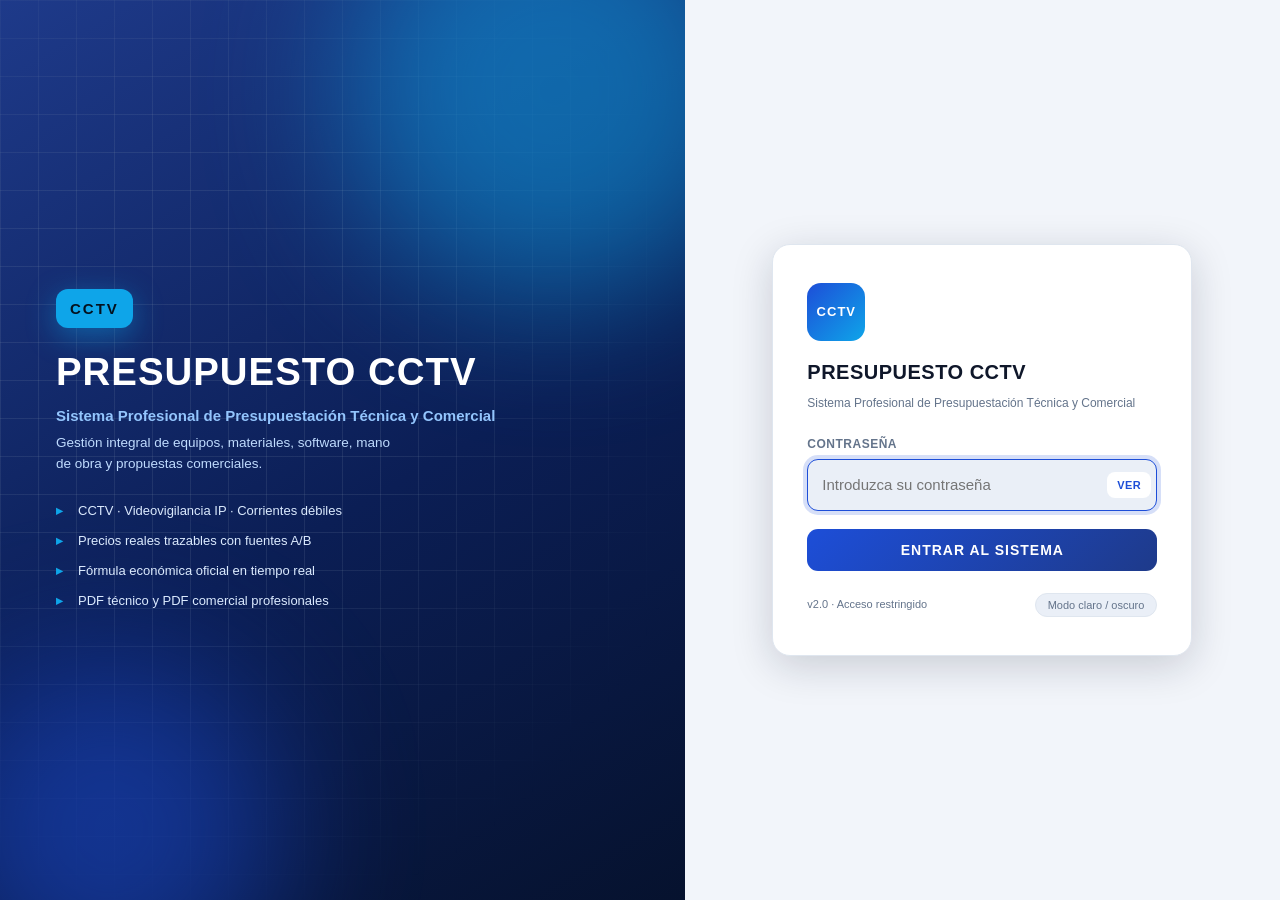
<file: index.html>
<!DOCTYPE html>
<html lang="es" data-theme="light">
<head>
<meta charset="utf-8">
<meta name="viewport" content="width=device-width, initial-scale=1, viewport-fit=cover">
<title>PRESUPUESTO CCTV · Sistema Profesional de Presupuestación Técnica y Comercial</title>
<script>try{var t=localStorage.getItem('PCTV_THEME');if(t)document.documentElement.setAttribute('data-theme',t);}catch(e){}</script>
<link rel="stylesheet" href="styles.css">
</head>
<body class="locked">

<!-- ============ LOGIN ============ -->
<div id="loginScreen" class="login-screen hidden">
  <div class="login-brand" aria-hidden="true">
    <div class="lb-grid"></div>
    <div class="lb-orb lb-o1"></div><div class="lb-orb lb-o2"></div>
    <div class="lb-content">
      <div class="lb-logo">CCTV</div>
      <h1>PRESUPUESTO CCTV</h1>
      <p class="lb-sub">Sistema Profesional de Presupuestación Técnica y Comercial</p>
      <p class="lb-desc">Gestión integral de equipos, materiales, software, mano de obra y propuestas comerciales.</p>
      <ul class="lb-feats">
        <li>CCTV · Videovigilancia IP · Corrientes débiles</li>
        <li>Precios reales trazables con fuentes A/B</li>
        <li>Fórmula económica oficial en tiempo real</li>
        <li>PDF técnico y PDF comercial profesionales</li>
      </ul>
    </div>
  </div>
  <div class="login-panel">
    <form class="login-card" id="loginForm" autocomplete="off" novalidate>
      <div class="lc-logo">CCTV</div>
      <h2>PRESUPUESTO CCTV</h2>
      <p class="lc-sub">Sistema Profesional de Presupuestación Técnica y Comercial</p>
      <label for="loginPw">Contraseña</label>
      <div class="pw-wrap">
        <input type="password" id="loginPw" placeholder="Introduzca su contraseña" autocomplete="current-password">
        <button type="button" id="pwToggle" class="pw-toggle" aria-label="Mostrar u ocultar contraseña">VER</button>
      </div>
      <div id="loginErr" class="login-err hidden" role="alert">Contraseña incorrecta. Inténtelo de nuevo.</div>
      <button type="submit" id="loginBtn" class="btn-login">ENTRAR AL SISTEMA</button>
      <div class="lc-foot">
        <span>v2.0 · Acceso restringido</span>
        <button type="button" class="theme-mini" id="themeToggleLogin">Modo claro / oscuro</button>
      </div>
    </form>
  </div>
</div>

<!-- ============ APP ============ -->
<div id="app" class="app hidden">
  <header class="topbar">
    <button class="hamburger" id="btnMenu" aria-label="Abrir menú" aria-expanded="false"><span></span><span></span><span></span></button>
    <div class="brand">
      <div class="logo">CCTV</div>
      <div class="brand-txt"><strong>PRESUPUESTO CCTV</strong><small>Sistema Profesional de Presupuestación</small></div>
    </div>
    <div class="top-right">
      <span class="stage" id="stageBadge">BORRADOR</span>
      <span class="save-ind" id="saveStatus">✓ Guardado</span>
      <button class="icon-btn" id="themeToggle" title="Cambiar tema" aria-label="Cambiar tema">◐</button>
      <button class="icon-btn" id="btnLogout" title="Cerrar sesión" aria-label="Cerrar sesión">Salir</button>
    </div>
  </header>

  <aside id="sidebar" class="sidebar" aria-label="Navegación principal">
    <nav id="nav">
      <button class="nav-it active" data-sec="dash">Dashboard</button>
      <button class="nav-it" data-sec="proyecto">Datos del Proyecto</button>
      <button class="nav-it" data-sec="equipos">Equipos y Materiales</button>
      <button class="nav-it" data-sec="software">Software CCTV</button>
      <button class="nav-it" data-sec="mo">Mano de Obra</button>
      <button class="nav-it" data-sec="transp">Transporte</button>
      <button class="nav-it" data-sec="econ">Configuración Económica</button>
      <button class="nav-it" data-sec="cliente">Resumen para Cliente</button>
      <button class="nav-it" data-sec="valid">Validación Técnica</button>
      <button class="nav-it" data-sec="fuentes">Fuentes de Precios</button>
      <button class="nav-it" data-sec="mercado">Análisis de Mercado</button>
      <button class="nav-it" data-sec="sust">Sustituciones</button>
      <button class="nav-it" data-sec="audit">Auditoría Interna</button>
      <button class="nav-it" data-sec="pdft">PDF Técnico</button>
      <button class="nav-it" data-sec="pdfc">PDF Comercial</button>
    </nav>
    <div class="side-foot">
      <span id="sideSave">✓ Cambios guardados</span>
      <span>PRESUPUESTO CCTV v2.0</span>
      <button class="side-logout" id="btnLogout2">Cerrar sesión</button>
    </div>
  </aside>
  <div id="overlay" class="overlay"></div>

  <main id="main">
    <section id="sec-dash" class="sec">
      <div class="toolbar">
        <button class="btn" data-act="csv">Exportar CSV</button>
        <button class="btn ghost" data-act="json">Respaldo JSON</button>
        <button class="btn ghost" data-act="import">Importar JSON</button>
        <button class="btn dark" data-act="print-tech">PDF Técnico</button>
        <button class="btn dark" data-act="print-client">PDF Comercial</button>
      </div>
      <h2 class="sec-title">Dashboard</h2>
      <div class="kpi-grid" id="kpiGrid"></div>
      <div class="chips" id="indChips"></div>
      <div class="grid2">
        <div class="card oferta" id="ofertaCard"></div>
        <div class="card" id="formulaPanel"></div>
      </div>
      <div class="card"><h3>Clasificación económica A–J (USD)</h3><div id="summaryTable"></div></div>
    </section>

    <section id="sec-proyecto" class="sec hidden">
      <h2 class="sec-title">Datos del Proyecto</h2>
      <p class="muted">Sección principal de configuración. El responsable es <b>opcional</b>: los campos vacíos no aparecen en los PDFs.</p>
      <div class="grid2" id="proyectoForm"></div>
      <div class="card" id="obsCard"></div>
    </section>

    <section id="sec-equipos" class="sec hidden">
      <h2 class="sec-title">Equipos y Materiales</h2>
      <div class="toolbar">
        <button class="btn" data-act="add-row">+ Agregar partida</button>
        <button class="btn ghost" data-act="reset">Restablecer datos semilla</button>
        <span class="muted">Haga clic en cualquier celda para editar.</span>
      </div>
      <div class="card tablewrap" id="eqTable"></div>
    </section>

    <section id="sec-software" class="sec hidden">
      <h2 class="sec-title">Software CCTV</h2>
      <p class="muted">El software puede tener valor económico o ser gratuito (con justificación). Cada ítem alimenta el costo directo.</p>
      <div class="toolbar"><button class="btn" data-act="add-sw">+ Agregar software</button></div>
      <div class="card tablewrap" id="swTable"></div>
    </section>

    <section id="sec-mo" class="sec hidden">
      <h2 class="sec-title">Mano de Obra</h2>
      <div class="card" id="ratesPanel"></div>
      <div class="toolbar">
        <button class="btn" data-act="add-mo">+ Agregar operación</button>
        <span class="muted">Organizada por categorías. Cantidad × Precio Unitario = Subtotal.</span>
      </div>
      <div class="card tablewrap" id="moTable"></div>
    </section>

    <section id="sec-transp" class="sec hidden">
      <h2 class="sec-title">Transporte</h2>
      <div class="card" id="transPanel"></div>
      <div class="card tablewrap" id="transTable"></div>
    </section>

    <section id="sec-econ" class="sec hidden">
      <h2 class="sec-title">Configuración Económica</h2>
      <div class="grid2" id="econPanel"></div>
      <div class="card" id="pwPanel"></div>
      <div class="card">
        <h3>Datos y respaldo</h3>
        <div class="toolbar">
          <button class="btn" data-act="csv">Exportar CSV</button>
          <button class="btn ghost" data-act="json">Respaldo JSON</button>
          <button class="btn ghost" data-act="import">Importar JSON</button>
          <button class="btn ghost" data-act="reset">Restablecer semilla</button>
        </div>
      </div>
    </section>

    <section id="sec-cliente" class="sec hidden">
      <h2 class="sec-title">Resumen para Cliente</h2>
      <p class="muted">Vista comercial: sin URLs, sin costos internos y sin márgenes. El responsable aparece solo si usted lo introdujo.</p>
      <div class="card"><div id="clientView"></div></div>
    </section>

    <section id="sec-valid" class="sec hidden">
      <h2 class="sec-title">Validación Técnica</h2>
      <div class="card" id="techPanel"></div>
      <div class="card" id="statePipeline"></div>
      <div class="card tablewrap" id="valTable"></div>
    </section>

    <section id="sec-fuentes" class="sec hidden">
      <h2 class="sec-title">Fuentes de Precios</h2>
      <div class="card" id="covHeader"></div>
      <div class="card tablewrap" id="fuentesTable"></div>
    </section>

    <section id="sec-mercado" class="sec hidden">
      <h2 class="sec-title">Análisis de Mercado</h2>
      <div id="mercadoPanel"></div>
    </section>

    <section id="sec-sust" class="sec hidden">
      <h2 class="sec-title">Sustituciones y Equivalencias</h2>
      <div class="toolbar"><button class="btn" data-act="add-sust">+ Agregar sustitución</button></div>
      <div class="card tablewrap" id="sustTable"></div>
    </section>

    <section id="sec-audit" class="sec hidden">
      <h2 class="sec-title">Auditoría Interna</h2>
      <div class="card tablewrap" id="audTable"></div>
    </section>

    <section id="sec-pdft" class="sec hidden">
      <h2 class="sec-title">PDF Técnico</h2>
      <p class="muted">Documento interno con fuentes, grados, análisis y costos. Portada con datos dinámicos del proyecto; responsable solo si está introducido.</p>
      <div class="toolbar">
        <button class="btn" data-act="preview-tech">Generar vista previa</button>
        <button class="btn dark" data-act="print-tech">Imprimir / Guardar PDF</button>
      </div>
      <div class="card" id="pdfTechPreview"></div>
    </section>

    <section id="sec-pdfc" class="sec hidden">
      <h2 class="sec-title">PDF Comercial</h2>
      <p class="muted">Documento para el cliente: sin costos internos, sin márgenes y sin fuentes de proveedores.</p>
      <div class="toolbar">
        <button class="btn" data-act="preview-client">Generar vista previa</button>
        <button class="btn dark" data-act="print-client">Imprimir / Guardar PDF</button>
      </div>
      <div class="card" id="pdfCliPreview"></div>
    </section>
  </main>
</div>

<div id="toast"></div>
<div id="printDoc"></div>
<input type="file" id="importFile" accept="application/json" hidden>

<script src="js/data.js"></script>
<script src="js/auth.js"></script>
<script src="js/app.js"></script>
</body>
</html>
</file>
<file: styles.css>
/* =========================================================
   PRESUPUESTO CCTV v2.0 — Sistema de diseño
   Tokens centralizados · Light/Dark · Mobile First
   ========================================================= */
:root{
  --bg:#f2f5fa; --surface:#ffffff; --surface2:#eaeff7; --text:#0f172a; --text2:#64748b;
  --border:#dfe6ef; --primary:#1d4ed8; --primary2:#1e3a8a; --accent:#0ea5e9;
  --success:#16a34a; --warning:#d97706; --danger:#dc2626;
  --shadow:0 1px 3px rgba(15,23,42,.08),0 4px 14px rgba(15,23,42,.06);
  --shadow-lg:0 10px 40px rgba(15,23,42,.18);
  --ok-bg:#dcfce7; --warn-bg:#fef3c7; --bad-bg:#fee2e2; --na-bg:#e2e8f0;
  --grid-line:rgba(148,163,184,.14);
}
[data-theme="dark"]{
  --bg:#0a101d; --surface:#121b2d; --surface2:#0e1626; --text:#e5eaf3; --text2:#94a3b8;
  --border:#22304a; --primary:#3b82f6; --primary2:#1e40af; --accent:#38bdf8;
  --success:#22c55e; --warning:#f59e0b; --danger:#ef4444;
  --shadow:0 1px 3px rgba(0,0,0,.45),0 6px 20px rgba(0,0,0,.35);
  --shadow-lg:0 14px 50px rgba(0,0,0,.6);
  --ok-bg:#14321f; --warn-bg:#33240a; --bad-bg:#3a1414; --na-bg:#1c2940;
  --grid-line:rgba(148,163,184,.10);
}
*{box-sizing:border-box;margin:0;padding:0}
html{scroll-behavior:smooth}
body{font:14px/1.55 -apple-system,"Segoe UI",Roboto,Arial,sans-serif;background:var(--bg);color:var(--text);transition:background .25s,color .25s}
.hidden{display:none!important}
.muted{color:var(--text2)}
:focus-visible{outline:2.5px solid var(--accent);outline-offset:2px;border-radius:4px}
::selection{background:var(--primary);color:#fff}
body.locked #app{display:none}
body.locked{overflow:hidden}

/* =================== LOGIN =================== */
.login-screen{position:fixed;inset:0;z-index:100;display:grid;grid-template-columns:1.15fr 1fr;background:var(--bg)}
.login-brand{position:relative;overflow:hidden;background:linear-gradient(150deg,var(--primary2) 0%,#0b1e55 55%,#06122e 100%);display:flex;align-items:center}
.lb-grid{position:absolute;inset:0;background-image:linear-gradient(var(--grid-line) 1px,transparent 1px),linear-gradient(90deg,var(--grid-line) 1px,transparent 1px);background-size:38px 38px;mask-image:radial-gradient(ellipse at 30% 40%,#000 30%,transparent 75%)}
.lb-orb{position:absolute;border-radius:50%;filter:blur(70px);opacity:.5;animation:orb 9s ease-in-out infinite alternate}
.lb-o1{width:420px;height:420px;background:#0ea5e9;top:-120px;right:-80px}
.lb-o2{width:340px;height:340px;background:#1d4ed8;bottom:-100px;left:-60px;animation-delay:3s}
@keyframes orb{from{transform:translateY(-24px) scale(1)}to{transform:translateY(24px) scale(1.12)}}
.lb-content{position:relative;z-index:2;padding:56px;color:#fff;max-width:640px}
.lb-logo{display:inline-block;background:var(--accent);color:#04121f;font-weight:800;font-size:15px;letter-spacing:2px;border-radius:12px;padding:12px 14px;line-height:1;margin-bottom:22px;box-shadow:0 8px 30px rgba(14,165,233,.45)}
.lb-content h1{font-size:clamp(26px,3vw,40px);letter-spacing:1px;line-height:1.15}
.lb-sub{color:#93c5fd;font-weight:600;margin:10px 0 6px;font-size:15px}
.lb-desc{color:#bfdbfe;font-size:13.5px;max-width:46ch}
.lb-feats{list-style:none;margin-top:26px;display:grid;gap:10px}
.lb-feats li{font-size:13px;color:#dbeafe;padding-left:22px;position:relative}
.lb-feats li::before{content:"▸";position:absolute;left:0;color:var(--accent);font-weight:700}
.login-panel{display:flex;align-items:center;justify-content:center;padding:26px;background:var(--bg)}
.login-card{width:100%;max-width:420px;background:var(--surface);border:1px solid var(--border);border-radius:18px;padding:38px 34px;box-shadow:var(--shadow-lg);animation:cardIn .45s ease}
@keyframes cardIn{from{opacity:0;transform:translateY(14px)}to{opacity:1;transform:none}}
.lc-logo{width:58px;height:58px;border-radius:14px;background:linear-gradient(135deg,var(--primary),var(--accent));color:#fff;display:flex;align-items:center;justify-content:center;font-weight:800;font-size:13px;letter-spacing:1px;margin-bottom:16px}
.login-card h2{font-size:20px;letter-spacing:.5px}
.lc-sub{color:var(--text2);font-size:12px;margin:6px 0 22px}
.login-card label{display:block;font-size:12px;font-weight:700;color:var(--text2);margin-bottom:6px;text-transform:uppercase;letter-spacing:.5px}
.pw-wrap{position:relative}
.pw-wrap input{width:100%;padding:13px 74px 13px 14px;font-size:15px;border:1.5px solid var(--border);border-radius:11px;background:var(--surface2);color:var(--text);transition:border .2s,box-shadow .2s}
.pw-wrap input:focus{outline:none;border-color:var(--primary);box-shadow:0 0 0 4px color-mix(in srgb,var(--primary) 18%,transparent)}
.pw-toggle{position:absolute;right:6px;top:50%;transform:translateY(-50%);border:none;background:var(--surface);color:var(--primary);font-weight:700;font-size:11px;padding:7px 10px;border-radius:8px;cursor:pointer;letter-spacing:.5px}
.login-err{margin-top:12px;background:var(--bad-bg);color:var(--danger);border:1px solid var(--danger);border-radius:9px;padding:9px 12px;font-size:12.5px;font-weight:600;animation:shake .35s}
@keyframes shake{0%,100%{transform:none}25%{transform:translateX(-6px)}75%{transform:translateX(6px)}}
.btn-login{width:100%;margin-top:18px;padding:13px;border:none;border-radius:11px;background:linear-gradient(135deg,var(--primary),var(--primary2));color:#fff;font-size:14px;font-weight:800;letter-spacing:1px;cursor:pointer;transition:filter .2s,transform .1s}
.btn-login:hover{filter:brightness(1.1)}
.btn-login:active{transform:scale(.99)}
.btn-login.loading{pointer-events:none;opacity:.85}
.btn-login.loading::after{content:"";display:inline-block;width:14px;height:14px;border:2px solid rgba(255,255,255,.4);border-top-color:#fff;border-radius:50%;margin-left:10px;vertical-align:-2px;animation:spin .7s linear infinite}
@keyframes spin{to{transform:rotate(360deg)}}
.lc-foot{display:flex;justify-content:space-between;align-items:center;margin-top:22px;font-size:11px;color:var(--text2)}
.theme-mini{border:1px solid var(--border);background:var(--surface2);color:var(--text2);border-radius:999px;padding:5px 12px;font-size:11px;cursor:pointer}

/* =================== LAYOUT APP =================== */
.app{display:grid;grid-template-columns:252px 1fr;grid-template-rows:58px 1fr;min-height:100vh}
.topbar{grid-column:1/3;background:var(--surface);border-bottom:1px solid var(--border);display:flex;align-items:center;gap:14px;padding:0 16px;position:sticky;top:0;z-index:40}
.brand{display:flex;align-items:center;gap:10px;min-width:0}
.logo{background:linear-gradient(135deg,var(--primary),var(--accent));color:#fff;font-weight:800;font-size:11px;letter-spacing:1px;border-radius:9px;padding:9px 8px;line-height:1;flex:none}
.brand-txt strong{display:block;font-size:13.5px;letter-spacing:.4px;white-space:nowrap}
.brand-txt small{display:block;font-size:10px;color:var(--text2);white-space:nowrap}
.top-right{margin-left:auto;display:flex;align-items:center;gap:8px}
.stage{font-weight:700;font-size:10.5px;letter-spacing:.6px;padding:6px 11px;border-radius:999px;background:#64748b;color:#fff;white-space:nowrap}
.stage.st0{background:#64748b}.stage.st1{background:var(--primary)}.stage.st2{background:var(--warning)}.stage.st3{background:var(--success)}
.save-ind{font-size:11px;color:var(--success);font-weight:600;white-space:nowrap}
.icon-btn{border:1px solid var(--border);background:var(--surface2);color:var(--text);border-radius:9px;padding:7px 11px;font-size:12px;font-weight:700;cursor:pointer}
.icon-btn:hover{border-color:var(--primary);color:var(--primary)}
.hamburger{display:none;border:1px solid var(--border);background:var(--surface2);border-radius:9px;width:40px;height:36px;cursor:pointer;flex-direction:column;align-items:center;justify-content:center;gap:4px}
.hamburger span{width:17px;height:2px;background:var(--text);border-radius:2px;transition:.25s}
.hamburger.open span:nth-child(1){transform:translateY(6px) rotate(45deg)}
.hamburger.open span:nth-child(2){opacity:0}
.hamburger.open span:nth-child(3){transform:translateY(-6px) rotate(-45deg)}

.sidebar{background:var(--surface);border-right:1px solid var(--border);display:flex;flex-direction:column;overflow-y:auto}
#nav{display:flex;flex-direction:column;gap:2px;padding:14px 10px}
.nav-it{text-align:left;border:none;background:transparent;color:var(--text2);font:600 13px/1 inherit;padding:11px 13px;border-radius:9px;cursor:pointer;transition:.15s;white-space:nowrap}
.nav-it:hover{background:var(--surface2);color:var(--text)}
.nav-it.active{background:linear-gradient(135deg,var(--primary),var(--primary2));color:#fff;box-shadow:0 3px 10px color-mix(in srgb,var(--primary) 35%,transparent)}
.side-foot{margin-top:auto;padding:14px;border-top:1px solid var(--border);display:grid;gap:8px;font-size:11px;color:var(--text2)}
#sideSave{color:var(--success);font-weight:600}
.side-logout{border:1px solid var(--border);background:var(--surface2);color:var(--danger);border-radius:8px;padding:8px;font-size:12px;font-weight:700;cursor:pointer}
.overlay{display:none;position:fixed;inset:0;background:rgba(2,8,20,.55);z-index:45;backdrop-filter:blur(2px)}
main{padding:18px;min-width:0}
.sec{background:var(--surface);border:1px solid var(--border);border-radius:14px;padding:18px;box-shadow:var(--shadow);animation:fadeIn .25s ease}
@keyframes fadeIn{from{opacity:0;transform:translateY(6px)}to{opacity:1;transform:none}}
.sec-title{font-size:17px;letter-spacing:.3px;color:var(--primary);margin-bottom:10px}

/* =================== COMPONENTES =================== */
.card{background:var(--surface);border:1px solid var(--border);border-radius:12px;padding:15px;margin-bottom:14px}
.card h3{font-size:12.5px;letter-spacing:.6px;color:var(--primary);margin-bottom:10px;text-transform:uppercase}
.card h4{font-size:11px;color:var(--text2);margin:12px 0 6px;text-transform:uppercase;letter-spacing:.5px}
.grid2{display:grid;grid-template-columns:1fr 1fr;gap:14px}
.grid2 .card{margin-bottom:0}
.grid3{display:grid;grid-template-columns:repeat(auto-fit,minmax(260px,1fr));gap:14px}
.grid3 .card{margin-bottom:0}
label{display:block;font-size:12px;color:var(--text2);margin-bottom:9px;font-weight:600}
label.chk{display:flex;align-items:center;gap:7px}
input,select,textarea{font:inherit;border:1px solid var(--border);border-radius:8px;padding:7px 9px;background:var(--surface2);color:var(--text);width:100%}
textarea{resize:vertical;min-height:84px}
input:focus,select:focus,textarea:focus{outline:none;border-color:var(--primary);box-shadow:0 0 0 3px color-mix(in srgb,var(--primary) 15%,transparent)}
label input,label select{margin-top:4px}
input[type=checkbox]{width:auto}
.presets{display:inline-flex;gap:4px;margin-left:6px;flex-wrap:wrap}

.btn{background:var(--primary);color:#fff;border:none;border-radius:8px;padding:8px 13px;font-size:12.5px;font-weight:700;cursor:pointer;transition:filter .15s,transform .1s}
.btn:hover{filter:brightness(1.12)}
.btn:active{transform:scale(.98)}
.btn.ghost{background:transparent;border:1px solid var(--border);color:var(--text2)}
.btn.ghost:hover{border-color:var(--primary);color:var(--primary)}
.btn.dark{background:var(--accent)}
.btn.danger{background:var(--danger)}
.btn.mini{padding:4px 9px;font-size:11px;background:var(--surface2);color:var(--text);border:1px solid var(--border)}
.btn:disabled{opacity:.45;cursor:not-allowed}

.toolbar{display:flex;gap:9px;align-items:center;margin:0 0 13px;flex-wrap:wrap}

/* KPIs */
.kpi-grid{display:grid;grid-template-columns:repeat(auto-fit,minmax(160px,1fr));gap:11px;margin-bottom:13px}
.kpi{background:var(--surface);border:1px solid var(--border);border-radius:11px;padding:12px 14px;display:flex;flex-direction:column;gap:2px}
.kpi.hl{border-color:var(--primary);box-shadow:0 0 0 3px color-mix(in srgb,var(--primary) 14%,transparent)}
.kpi-l{font-size:9.5px;font-weight:800;letter-spacing:.7px;color:var(--text2)}
.kpi-v{font-size:18px;font-weight:800}
.kpi-s{font-size:10.5px;color:var(--text2)}
.chips{display:flex;gap:8px;flex-wrap:wrap;margin-bottom:14px}
.chip{display:inline-flex;align-items:center;gap:6px;background:var(--surface2);border:1px solid var(--border);border-radius:999px;padding:6px 12px;font-size:11.5px;font-weight:600;color:var(--text2)}
.chip b{color:var(--text)}

/* Ficha oferta */
.oferta{background:linear-gradient(150deg,var(--primary2),var(--primary) 70%);color:#fff;border:none}
.oferta h3{color:#bfdbfe}
.oferta .of-row{font-size:13px;margin-bottom:5px;color:#dbeafe}
.oferta .of-row b{color:#fff}
.oferta .of-total{font-size:30px;font-weight:900;letter-spacing:.5px;margin:10px 0 4px}
.oferta .of-inc{list-style:none;display:grid;grid-template-columns:1fr 1fr;gap:5px;margin-top:12px;font-size:12px}
.oferta .of-inc li{color:#e0e7ff}

/* Tablas */
.tablewrap{overflow-x:auto;border-radius:10px}
table.t{width:100%;border-collapse:collapse;font-size:12.5px;min-width:640px}
table.t th{background:var(--surface2);color:var(--primary);font-size:10px;text-transform:uppercase;letter-spacing:.5px;padding:8px 7px;border:1px solid var(--border);text-align:left;white-space:nowrap;position:sticky;top:0}
table.t td{border:1px solid var(--border);padding:3px 5px;vertical-align:middle;background:var(--surface)}
table.t input,table.t select{border:none;background:transparent;border-radius:5px;padding:4px 6px}
table.t input:hover,table.t select:hover{background:var(--surface2)}
table.t input:focus,table.t select:focus{background:var(--surface);outline:1.5px solid var(--accent)}
table.t input[type=number]{text-align:right;width:76px}
td.tot,th.tot{text-align:right;font-weight:700;white-space:nowrap}
.del{background:none;border:none;color:var(--danger);font-weight:800;cursor:pointer;font-size:15px;padding:2px 7px}
.catgroup td{background:var(--surface2)!important;font-weight:800;color:var(--primary);font-size:11px;letter-spacing:.5px;text-transform:uppercase}
.catrow td{background:var(--surface2)!important;font-weight:700}
.grand td{background:color-mix(in srgb,var(--primary) 12%,var(--surface))!important;font-weight:800;font-size:13px}
.badge{display:inline-block;padding:2.5px 9px;border-radius:999px;font-size:10.5px;font-weight:800;white-space:nowrap}
.b-ok{background:var(--ok-bg);color:var(--success)}
.b-warn{background:var(--warn-bg);color:var(--warning)}
.b-bad{background:var(--bad-bg);color:var(--danger)}
.b-na{background:var(--na-bg);color:var(--text2)}

/* Pipeline de estados */
.pipeline{display:flex;align-items:flex-start;gap:0;margin:14px 0 10px;flex-wrap:wrap}
.pipe-step{flex:1;min-width:130px;text-align:center;position:relative}
.pipe-step::before{content:"";position:absolute;top:13px;left:-50%;width:100%;height:3px;background:var(--border)}
.pipe-step:first-child::before{display:none}
.pipe-step.done::before{background:var(--success)}
.pipe-dot{width:27px;height:27px;border-radius:50%;background:var(--surface2);border:2.5px solid var(--border);display:inline-flex;align-items:center;justify-content:center;font-size:12px;font-weight:800;color:var(--text2);position:relative;z-index:1}
.pipe-step.done .pipe-dot{background:var(--success);border-color:var(--success);color:#fff}
.pipe-step.cur .pipe-dot{background:var(--surface);border-color:var(--primary);color:var(--primary);box-shadow:0 0 0 5px color-mix(in srgb,var(--primary) 18%,transparent)}
.pipe-lbl{display:block;font-size:10px;font-weight:700;margin-top:7px;color:var(--text2);text-transform:uppercase;letter-spacing:.4px}
.pipe-step.cur .pipe-lbl{color:var(--primary)}
#pipeReason{margin-top:8px;font-size:12px;font-weight:600;color:var(--warning)}

/* Mercado */
.bar-wrap{background:var(--surface2);border-radius:999px;height:13px;overflow:hidden;flex:1}
.bar-fill{height:100%;border-radius:999px}
.mk-row{display:flex;align-items:center;gap:11px;margin-bottom:8px;font-size:12.5px}
.mk-row .mk-lbl{width:110px;font-weight:700}
.mk-row .mk-n{width:64px;text-align:right;color:var(--text2)}

/* Toast */
#toast{position:fixed;bottom:18px;left:50%;transform:translateX(-50%) translateY(90px);background:var(--text);color:var(--bg);padding:10px 20px;border-radius:10px;font-size:13px;font-weight:600;opacity:0;transition:.3s;z-index:200;max-width:90vw;text-align:center}
#toast.show{opacity:1;transform:translateX(-50%) translateY(0)}

/* =================== DOCS / PRINT =================== */
.doc{font-family:Georgia,"Times New Roman",serif;color:#101828;max-width:860px;margin:0 auto;background:#fff;padding:10px}
.doc h1{font-size:21px;color:#1e3a8a;margin-bottom:2px}
.doc .doc-sub{color:#475569;font-size:12px;margin-bottom:14px}
.doc h2{font-size:13.5px;color:#1e3a8a;border-bottom:2px solid #1e3a8a;padding-bottom:3px;margin:18px 0 8px;text-transform:uppercase;letter-spacing:.5px}
.doc table{width:100%;border-collapse:collapse;font-size:12px;margin-bottom:10px}
.doc th{background:#1e3a8a;color:#fff;padding:6px 8px;text-align:left;font-size:10.5px;text-transform:uppercase}
.doc td{border:1px solid #cbd5e1;padding:5px 8px;background:#fff;color:#101828}
.doc .grand td{background:#dbeafe;font-weight:800;font-size:13px}
.doc ul{margin:6px 0 10px 18px;font-size:12.5px}
.doc li{margin-bottom:3px}
.doc .cover{min-height:940px;display:flex;flex-direction:column;justify-content:center;text-align:center;border-bottom:3px solid #1e3a8a;padding-bottom:60px}
.doc .cover .cv-kicker{letter-spacing:4px;font-size:12px;color:#64748b;text-transform:uppercase}
.doc .cover .cv-big{font-size:34px;font-weight:800;color:#1e3a8a;letter-spacing:2px;margin:14px 0 4px}
.doc .cover .cv-sys{font-size:15px;color:#334155;margin-bottom:26px}
.doc .cover .cv-name{font-size:17px;font-weight:700;color:#0f172a;margin-bottom:6px}
.doc .cover .cv-meta{font-size:13px;color:#475569;margin-bottom:26px;line-height:1.7}
.doc .cover .cv-resp{font-size:13px;color:#0f172a;line-height:1.8;margin-top:20px}
.doc .firma{display:flex;justify-content:space-between;gap:40px;margin-top:44px;font-size:12px}
.doc .firma div{flex:1;border-top:1px solid #101828;text-align:center;padding-top:5px;min-height:42px}
.doc .conf{font-size:10.5px;color:#64748b;margin-top:16px;text-align:center}

#printDoc{display:none}
@media print{
  body{background:#fff!important}
  .app,.login-screen,#toast{display:none!important}
  body.printing #printDoc{display:block!important}
  #printDoc{display:block}
  .doc{padding:0}
  .doc table{page-break-inside:auto}
  .doc tr{page-break-inside:avoid}
  .doc .cover{page-break-after:always}
}

/* =================== RESPONSIVE =================== */
@media (max-width:1439px){ :root{font-size:15px} }
@media (max-width:1023px){
  .app{grid-template-columns:1fr}
  .hamburger{display:flex}
  .sidebar{position:fixed;top:0;left:-290px;bottom:0;width:272px;z-index:50;transition:left .28s ease;box-shadow:var(--shadow-lg)}
  .sidebar.open{left:0}
  .overlay.show{display:block}
  main{padding:13px}
  .login-screen{grid-template-columns:1fr}
  .login-brand{display:none}
}
@media (max-width:767px){
  .grid2{grid-template-columns:1fr}
  .kpi-grid{grid-template-columns:repeat(2,1fr)}
  .kpi-v{font-size:16px}
  .oferta .of-inc{grid-template-columns:1fr}
  .brand-txt small{display:none}
  .save-ind{display:none}
  .sec{padding:13px;border-radius:11px}
  .login-card{padding:30px 22px}
  .top-right{gap:5px}
  .stage{display:none}
}
@media (max-width:639px){
  .kpi-grid{grid-template-columns:1fr 1fr}
  main{padding:9px}
  .toolbar .btn{flex:1 1 auto;text-align:center}
  .lb-content{display:none}
}
@media (min-width:1440px){ main{padding:24px} .sec{padding:22px} }
@media (min-width:1920px){ .app{max-width:1800px;margin:0 auto} }
</file>
